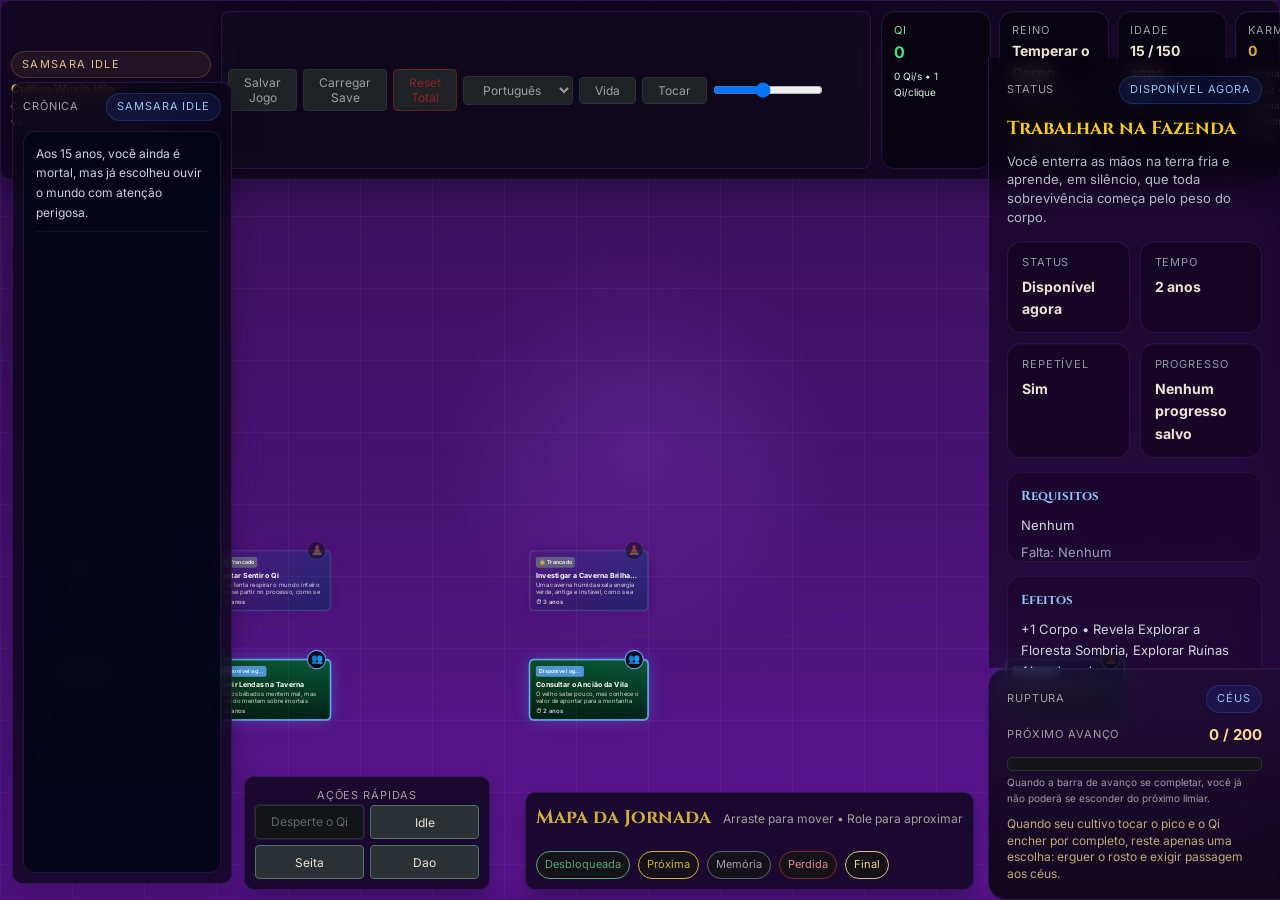
<file: index.html>
<!DOCTYPE html>
<html lang="pt-BR">
<head>
    <meta charset="UTF-8">
    <meta name="viewport" content="width=device-width, initial-scale=1.0">
    <title>Cultivo Wuxia Idle</title>
    <link href="https://fonts.googleapis.com/css2?family=Cinzel:wght@400;700&family=Inter:wght@400;700&display=swap" rel="stylesheet">
    <link rel="stylesheet" href="css/styles.css">
</head>
<body>
    <div id="fullscreen-shell" class="fullscreen-shell">
        <div id="journey-canvas-layer" class="journey-canvas-layer">
            <div id="journey-graph-container" class="journey-graph-container">
                <canvas id="journey-graph-canvas"></canvas>
            </div>
        </div>

        <div id="hud-top" class="hud-panel hud-top">
            <div class="hud-top-shell hud-card">
                <div class="hud-top-row">
                    <div class="hud-brand-block">
                        <span id="app-overline" class="hud-brand-overline">Samsara Idle</span>
                        <h1 id="app-title" class="hud-app-title">Cultivo Wuxia Idle</h1>
                        <p id="app-subtitle" class="hud-app-subtitle">Cultive, escolha rotas e sobreviva aos céus.</p>
                    </div>

                    <div class="system-bar hud-system-bar">
                        <button id="save-game-btn" onclick="manualSave()" class="sys-btn">Salvar Jogo</button>
                        <button id="load-game-btn" onclick="manualLoad()" class="sys-btn">Carregar Save</button>
                        <button id="reset-game-btn" onclick="resetGame()" class="sys-btn danger-btn">Reset Total</button>
                        <select id="language-select" class="sys-btn">
                            <option value="pt-BR">Português</option>
                            <option value="en">English</option>
                            <option value="zh-CN">中文</option>
                        </select>
                        <button id="open-life-btn" class="sys-btn" onclick="toggleHudDrawer('drawer-life')">Vida</button>
                        <button id="audio-toggle-btn" class="sys-btn">Tocar</button>
                        <input id="audio-volume" type="range" min="0" max="100" value="45">
                        <span id="save-indicator" style="opacity: 0; color: #57A773; font-size: 12px; transition: opacity 0.5s;">Jogo Salvo!</span>
                    </div>
                </div>

                <div class="hud-top-stats">
                    <div class="hud-card hud-qi-card">
                        <span id="qi-label" class="hud-label">Qi</span>
                        <span class="hud-value" id="current-qi">0</span>
                        <span class="hud-subvalue"><span id="qps-display">0</span> <span id="qps-unit">Qi/s</span> • <span id="qpc-display">1</span> <span id="qpc-unit">Qi/clique</span></span>
                    </div>

                    <div class="hud-card">
                        <span id="realm-label" class="hud-label">Reino</span>
                        <span class="hud-value" id="current-realm">Condensação de Qi</span>
                        <span class="hud-subvalue"><span id="subrealm-label">Estágio:</span> <span id="current-sub-realm">Inicial</span></span>
                        <div class="progress-bar-container hud-realm-progress">
                            <div id="realm-progress-bar-fill" class="progress-bar-fill"></div>
                        </div>
                        <span class="hud-subvalue" id="realm-progress-text">0 / 1000 Qi para o próximo estágio</span>
                    </div>

                    <div class="hud-card hud-age-card">
                        <span id="age-label" class="hud-label">Idade</span>
                        <span class="hud-value"><span id="current-age">15</span> / <span id="max-age">150</span> <span id="age-unit">anos</span></span>
                        <div class="progress-bar-container hud-age-progress">
                            <div id="age-progress-bar-fill" class="progress-bar-fill" style="background-color: #D4AF37; box-shadow: 0 0 5px #D4AF37;"></div>
                        </div>
                    </div>

                    <div class="hud-card hud-audio-card hud-karma-preview-card">
                        <span class="hud-label" id="top-karma-label">Karma</span>
                        <span class="hud-value" id="top-karma-display">0</span>
                        <span class="hud-subvalue" id="top-karma-hint">Trilha e legado desta vida</span>
                    </div>

                </div>
            </div>
        </div>

        <div class="canvas-overlay-layer">
            <div id="active-action-section" class="active-action-container" style="display: none;">
                <div class="active-action-header">
                    <div class="active-action-copy">
                        <span id="active-action-kicker" class="active-action-kicker">Em foco</span>
                        <h3 id="active-action-name" style="color: #EAE4D3; margin-bottom: 5px;">Ação Atual</h3>
                        <p id="active-action-desc" style="font-size: 12px; color: #A0A0A0; margin-bottom: 10px;">Descrição da ação em andamento...</p>
                    </div>
                    <button id="cancel-action-btn" class="buy-btn active-action-cancel" style="margin-top: 10px; background: #8a2424; border-color: #6b1b1b;">Cancelar Ação</button>
                </div>
                <div class="progress-bar-container active-action-progress-shell" style="height: 15px;">
                    <div id="action-progress-bar-fill" class="progress-bar-fill active-action-progress-fill" style="width: 0%; background-color: #57A773;"></div>
                </div>
                <p class="active-action-meta" style="font-size: 12px; margin-top: 5px; color: #EAE4D3;"><span id="time-remaining-label">Tempo restante:</span> <span id="action-time-left">0</span> <span id="action-years-unit">Anos</span></p>
            </div>
        </div>

        <div id="hud-left" class="hud-panel hud-left">
            <div class="hud-card hud-side-log-card hud-left-log-card">
                <div class="journey-graph-node-info-top">
                    <span id="log-kicker" class="hud-label">Crônica</span>
                    <span id="log-chip" class="journey-graph-node-info-chip">Samsara</span>
                </div>
                <div id="journey-log" class="log-container hud-side-log">
                    <div class="log-entry">Aos 15 anos, sua jornada rumo à imortalidade começa.</div>
                </div>
            </div>

        </div>

        <div id="hud-right" class="hud-panel hud-right">
            <div id="journey-graph-node-info" class="journey-graph-node-info hud-card hud-side-details">
                <div class="journey-graph-node-info-top">
                    <span id="node-info-kicker" class="hud-label">Detalhes</span>
                    <span id="node-info-chip" class="journey-graph-node-info-chip">Jornada</span>
                </div>
                <h3 id="node-info-title">Escolha um nó</h3>
                <p id="node-info-hint">Clique em uma ação no quadro para ver requisitos, custo de vida e status.</p>
            </div>

            <div class="hud-card hud-breakthrough-card hud-right-tribulation-card">
                <div class="journey-graph-node-info-top">
                    <span id="breakthrough-kicker" class="hud-label">Ruptura</span>
                    <span id="breakthrough-chip" class="journey-graph-node-info-chip">Céus</span>
                </div>
                <div class="screen-progress-head breakthrough-progress-head">
                    <span id="progress-phase-label" class="hud-label">Próximo Avanço</span>
                    <span class="screen-progress-values"><span id="qi-progress">0</span> / <span id="qi-cap">1000</span></span>
                </div>
                <div class="progress-bar-container screen-progress-shell breakthrough-progress-shell">
                    <div id="qi-progress-bar-fill" class="progress-bar-fill"></div>
                </div>
                <p id="tribulation-side-copy" class="hud-subvalue">Quando a barra de avanço estiver cheia, desafie os céus para atravessar o próximo limiar.</p>
                <p id="tribulation-hint" class="screen-progress-hint">Ao atingir o pico do reino e o cap de Qi, desafie os céus para romper o próximo reino.</p>
                <button id="tribulation-btn" class="tribulation-btn" style="display: none;" disabled>Iniciar Tribulação</button>
            </div>
        </div>

        <div id="hud-bottom" class="hud-panel hud-bottom">
            <div class="hud-card hud-bottom-card hud-bottom-quick">
                <div class="hud-left-header">
                    <span id="quick-actions-label" class="hud-label">Ações Rápidas</span>
                </div>
                <div class="hud-left-actions">
                    <button id="meditate-btn" class="buy-btn hud-mini-btn hud-mini-primary">Meditar</button>
                    <button id="open-idle-btn" class="buy-btn hud-mini-btn" onclick="toggleHudDrawer('drawer-idle')">Idle</button>
                    <button id="open-sect-btn" class="buy-btn hud-mini-btn" onclick="toggleHudDrawer('drawer-sect')">Seita</button>
                    <button id="open-dao-btn" class="buy-btn hud-mini-btn" onclick="toggleHudDrawer('drawer-transcendence')">Dao</button>
                </div>
                <div id="stance-selector-section" class="stance-selector hud-inline-section" style="display: none;">
                    <label id="stance-label">Postura de Cultivo</label>
                    <select id="stance-select">
                        <option value="balance">Equilíbrio (Normal)</option>
                        <option value="mountain">Montanha (+50% Clique, -20% Passivo)</option>
                        <option value="river">Rio (-20% Clique, +50% Passivo)</option>
                    </select>
                </div>
            </div>

            <div class="hud-card hud-bottom-card hud-bottom-main">
                <div class="journey-graph-header hud-bottom-header">
                    <h3 id="journey-map-title">Mapa da Jornada</h3>
                    <span id="journey-map-hint" class="journey-graph-hint">Arraste para mover • Role para aproximar</span>
                </div>
                <div class="journey-graph-legend">
                    <span id="legend-unlocked" class="legend-pill unlocked">Desbloqueada</span>
                    <span id="legend-adjacent" class="legend-pill adjacent">Próxima</span>
                    <span id="legend-memory" class="legend-pill memory">Memória</span>
                    <span id="legend-blocked" class="legend-pill blocked">Perdida</span>
                    <span id="legend-ending" class="legend-pill ending">Final</span>
                </div>
            </div>
        </div>

        <aside id="drawer-idle" class="hud-drawer hud-drawer-left">
            <div class="drawer-header">
                <h3 id="idle-drawer-title">Fluxo do Cultivo</h3>
                <button id="close-idle-btn" class="buy-btn" onclick="closeAllHudDrawers()">Fechar</button>
            </div>
            <div id="buildings-list" class="techniques-list" style="margin-bottom: 20px;"></div>
            <div id="techniques-list" style="display: none;"></div>
        </aside>

        <aside id="drawer-life" class="hud-drawer hud-drawer-left secondary-drawer-left">
            <div class="drawer-header">
                <h3 id="life-drawer-title">Vida Atual</h3>
                <button id="close-life-btn" class="buy-btn" onclick="closeAllHudDrawers()">Fechar</button>
            </div>
            <div class="hud-card hud-side-hero hud-left-fate-card">
                <div class="hud-destiny-card">
                    <h3 id="destiny-title">Destino Atual</h3>
                    <p><strong id="route-label">Rota:</strong> <span id="current-route">Caminho Indefinido</span></p>
                    <p><strong id="objective-label">Objetivo:</strong> <span id="current-objective">Descubra um caminho entre trabalho, estudo e risco.</span></p>
                    <p><strong id="ending-label">Final:</strong> <span id="current-ending">Nenhum final alcançado nesta vida.</span></p>
                </div>
            </div>
            <div class="hud-card hud-left-status-card" style="margin-top: 14px;">
                <div class="journey-graph-node-info-top">
                    <span id="status-kicker" class="hud-label">Status</span>
                    <span id="status-chip" class="journey-graph-node-info-chip">Corpo e Mente</span>
                </div>
                <div class="hud-left-status-grid">
                    <div class="hud-card hud-stat-card hud-stat-body">
                        <span id="body-stat-label" class="hud-label">Status</span>
                        <span class="hud-value"><span id="status-body">10</span></span>
                        <span class="hud-subvalue"><span id="body-label">Corpo:</span> <span id="body-hint">resistência e base física</span></span>
                    </div>
                    <div class="hud-card hud-stat-card hud-stat-mind">
                        <span id="mind-stat-label" class="hud-label">Status</span>
                        <span class="hud-value"><span id="status-mind">10</span></span>
                        <span class="hud-subvalue"><span id="mind-label">Mente:</span> <span id="mind-hint">foco, insight e técnica</span></span>
                    </div>
                </div>
            </div>
        </aside>

        <aside id="drawer-sect" class="hud-drawer hud-drawer-right">
            <div class="drawer-header">
                <h3 id="sect-drawer-title">Sua Seita</h3>
                <button id="close-sect-btn" class="buy-btn" onclick="closeAllHudDrawers()">Fechar</button>
            </div>
            <div id="sect-section" style="display: none; text-align: center; margin-bottom: 20px; border-bottom: 1px solid #2A3034; padding-bottom: 20px;">
                <label id="sect-affiliation-label" style="font-size: 14px; color: #D4AF37; font-family: 'Cinzel', serif;">Afiliação da Seita:</label><br>
                <select id="sect-select" style="background: #121415; color: #D4AF37; border: 1px solid #D4AF37; padding: 8px; border-radius: 4px; margin-top: 10px; width: 80%;">
                    <option value="none">Nenhuma (Vagante)</option>
                    <option value="sword">Lâmina Vazia (2x Clique)</option>
                    <option value="lotus">Lótus de Fogo (2x Passivo)</option>
                </select>
            </div>
        </aside>

        <aside id="drawer-transcendence" class="hud-drawer hud-drawer-right secondary-drawer">
            <div class="drawer-header">
                <h3 id="transcendence-drawer-title">Transcendência</h3>
                <button id="close-transcendence-btn" class="buy-btn" onclick="closeAllHudDrawers()">Fechar</button>
            </div>
            <div id="ascension-section" style="display: none; text-align: center;">
                <h2 id="ascension-title" style="color: #D4AF37;">Iluminação (Prestige)</h2>
                <p id="ascension-desc" style="font-size: 12px; color: #A0A0A0; margin-bottom: 15px;">
                    <span id="ascension-desc-prefix">Renuncie ao seu corpo mortal para ganhar</span> <span id="karma-gain-preview" style="color: #D4AF37; font-weight: bold;">0</span> <span id="ascension-desc-suffix">Karma.</span>
                </p>
                <button id="ascend-btn" class="main-action-btn" style="width: 100%; height: auto; padding: 15px; border-radius: 4px; font-size: 18px; background: radial-gradient(circle, #D4AF37, #8a7322); color: #121415; border: none; box-shadow: 0 0 10px rgba(212,175,55,0.4);">Buscar Dao</button>
                
                <div style="margin-top: 30px; background: rgba(0,0,0,0.3); padding: 15px; border-radius: 6px; border: 1px solid #2A3034;">
                    <h3 id="karma-card-title" style="margin-bottom: 5px;">Seu Karma: <span id="current-karma" style="color: #D4AF37;">0</span></h3>
                    <p id="karma-desc" style="font-size: 12px; color: #A0A0A0; margin-bottom: 15px;">Karma positivo reduz custos. Karma negativo aumenta poder bruto.</p>
                    <button id="open-tree-btn" class="buy-btn" style="width: 100%; padding: 15px; font-size: 16px; background: #121415; border-color: #D4AF37; color: #D4AF37;">Árvore do Dao</button>
                </div>
            </div>
        </aside>

        <div id="toast-container" class="toast-container"></div>
        <div id="journey-hover-tooltip" class="journey-hover-tooltip"></div>
        <audio id="bgm-player" loop autoplay preload="none" src="Midnight%20Temple%20Loop.mp3"></audio>
    </div>

    <!-- Modal de Morte (Samsara) -->
    <div id="death-modal" class="modal" style="display: none; background: rgba(0, 0, 0, 0.95);">
        <div class="modal-content" style="border-color: #8a2424; box-shadow: 0 0 40px rgba(138, 36, 36, 0.4);">
            <h2 id="death-modal-title" style="color: #8a2424; text-shadow: none;">O Fim do Caminho Mortal</h2>
            <p id="death-modal-quote" style="margin-bottom: 15px; font-style: italic; color: #A0A0A0;">"Sua energia vital se esvaiu. Seu corpo volta ao pó, mas sua alma entra no ciclo do Samsara..."</p>
            
            <div style="text-align: left; background: #121415; padding: 15px; border-radius: 4px; margin-bottom: 20px; border: 1px solid #2A3034;">
                <p><strong id="death-age-label">Idade Atingida:</strong> <span id="death-age">150</span> <span id="death-years-unit">Anos</span></p>
                <p><strong id="death-realm-label">Reino Máximo:</strong> <span id="death-realm">Condensação</span></p>
                <p><strong id="death-qi-label">Qi Total Acumulado:</strong> <span id="death-qi">0</span></p>
                <p><strong id="death-title-label">Título da Vida:</strong> <span id="death-ending-title">Destino Ainda Inacabado</span></p>
                <p style="color: #A0A0A0; font-size: 13px;"><span id="death-ending-text">Sua vida termina sem um final lendário completo, mas o Samsara ainda guarda espaço para outra tentativa.</span></p>
                <p style="margin-top: 10px; color: #D4AF37; text-align: center;"><strong><span id="death-karma-label">Karma Ganho:</span> <span id="death-karma">0</span></strong></p>
            </div>
            
            <button id="reincarnate-btn" class="main-action-btn" style="width: 100%; height: auto; padding: 15px; border-radius: 4px; font-size: 20px; background: radial-gradient(circle, #D4AF37, #8a7322); color: #121415; border: none;">Entrar no Samsara (Reencarnar)</button>
        </div>
    </div>

    <!-- Modal da Árvore do Dao -->
    <div id="tree-modal" class="modal" style="display: none; background: rgba(0, 0, 0, 0.95);">
        <div class="modal-content" style="max-width: 900px; width: 95%; height: 90vh; display: flex; flex-direction: column; border-color: #D4AF37;">
            <h2 id="dao-tree-title" style="color: #D4AF37;">A Árvore do Dao</h2>
            <p id="dao-tree-desc" style="color: #A0A0A0; margin-bottom: 20px;">Seu Karma: <span id="tree-karma-display" style="color: #D4AF37; font-weight: bold;">0</span></p>
            
            <div class="tree-container" style="flex: 1; overflow-y: auto; display: grid; grid-template-columns: repeat(3, 1fr); gap: 20px; padding: 20px;">
                <!-- Caminho do Céu -->
                <div class="tree-path">
                    <h3 id="path-heaven-title" style="text-align: center; color: #8cb8ff; margin-bottom: 15px;">Caminho do Céu</h3>
                    <div id="path-heaven" class="techniques-list"></div>
                </div>
                <!-- Caminho da Terra -->
                <div class="tree-path">
                    <h3 id="path-earth-title" style="text-align: center; color: #57A773; margin-bottom: 15px;">Caminho da Terra</h3>
                    <div id="path-earth" class="techniques-list"></div>
                </div>
                <!-- Caminho do Homem -->
                <div class="tree-path">
                    <h3 id="path-man-title" style="text-align: center; color: #d48237; margin-bottom: 15px;">Caminho do Homem</h3>
                    <div id="path-man" class="techniques-list"></div>
                </div>
            </div>
            
            <button id="close-tree-btn" class="buy-btn" style="margin-top: 20px; padding: 15px;" onclick="document.getElementById('tree-modal').style.display='none'">Fechar Meditação</button>
        </div>
    </div>

    <script src="js/data.js"></script>
    <script src="js/state.js"></script>
    <script src="js/i18n.js"></script>
    <script src="js/engine.js"></script>
    <script src="js/ui.js"></script>
    <script src="js/main.js"></script>
</body>
</html>
</file>
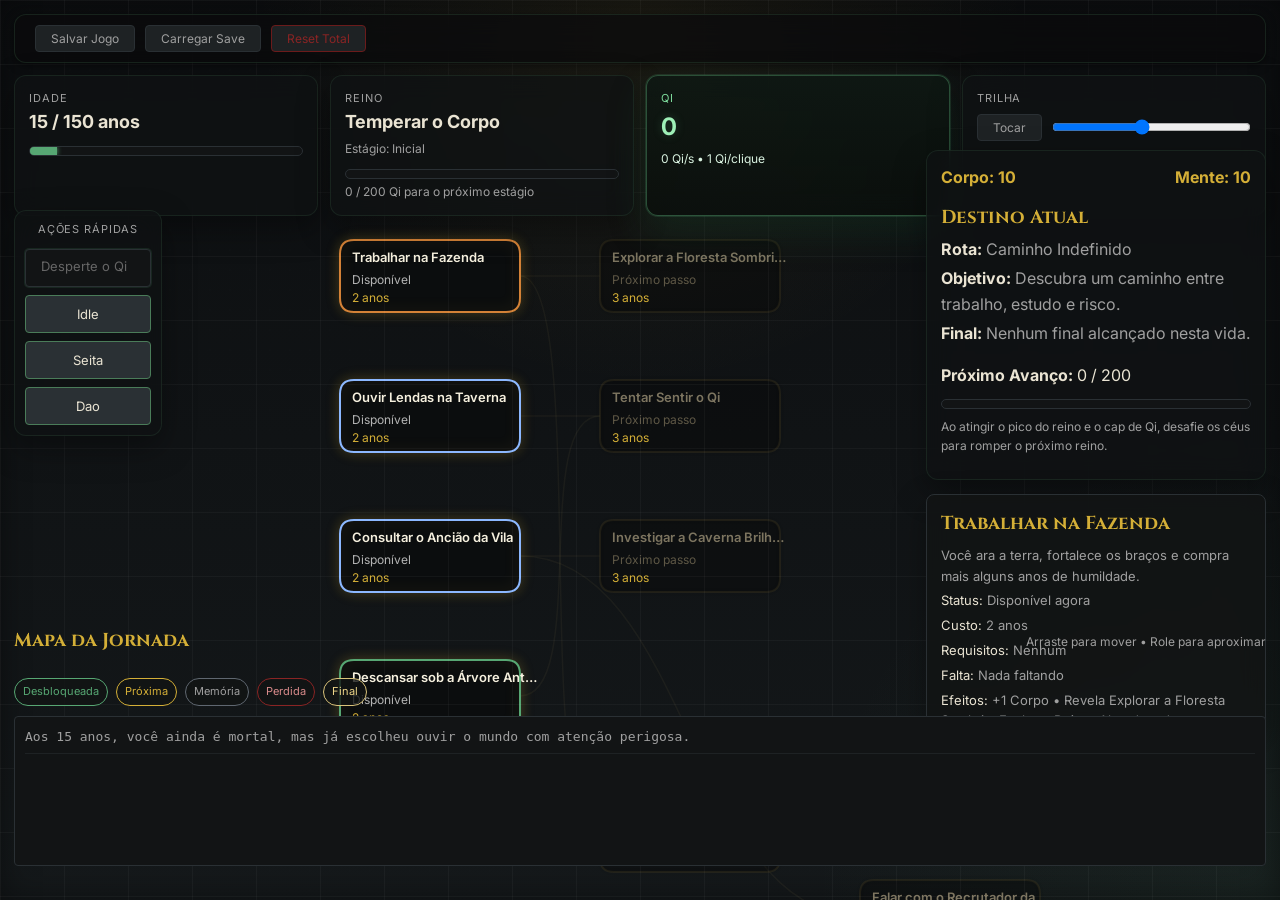
<file: ui/Conectarjogoaofigma-main/idlewuxiareincarnation/index.html>
<!DOCTYPE html>
<html lang="pt-BR">
<head>
    <meta charset="UTF-8">
    <meta name="viewport" content="width=device-width, initial-scale=1.0">
    <title>Cultivo Wuxia Idle</title>
    <link href="https://fonts.googleapis.com/css2?family=Cinzel:wght@400;700&family=Inter:wght@400;700&display=swap" rel="stylesheet">
    <link rel="stylesheet" href="css/styles.css">
</head>
<body>
    <div id="fullscreen-shell" class="fullscreen-shell">
        <div id="journey-canvas-layer" class="journey-canvas-layer">
            <div id="journey-graph-container" class="journey-graph-container">
                <canvas id="journey-graph-canvas"></canvas>
            </div>
        </div>

        <div id="hud-top" class="hud-panel hud-top">
            <div class="system-bar hud-system-bar">
                <button onclick="manualSave()" class="sys-btn">Salvar Jogo</button>
                <button onclick="manualLoad()" class="sys-btn">Carregar Save</button>
                <button onclick="resetGame()" class="sys-btn danger-btn">Reset Total</button>
                <span id="save-indicator" style="opacity: 0; color: #57A773; font-size: 12px; transition: opacity 0.5s;">Jogo Salvo!</span>
            </div>

            <div class="hud-top-stats">
                <div class="hud-card hud-age-card">
                    <span class="hud-label">Idade</span>
                    <span class="hud-value"><span id="current-age">15</span> / <span id="max-age">150</span> anos</span>
                    <div class="progress-bar-container hud-age-progress">
                        <div id="age-progress-bar-fill" class="progress-bar-fill" style="background-color: #D4AF37; box-shadow: 0 0 5px #D4AF37;"></div>
                    </div>
                </div>
                <div class="hud-card">
                    <span class="hud-label">Reino</span>
                    <span class="hud-value" id="current-realm">Condensação de Qi</span>
                    <span class="hud-subvalue">Estágio: <span id="current-sub-realm">Inicial</span></span>
                    <div class="progress-bar-container hud-realm-progress">
                        <div id="realm-progress-bar-fill" class="progress-bar-fill"></div>
                    </div>
                    <span class="hud-subvalue" id="realm-progress-text">0 / 1000 Qi para o próximo estágio</span>
                </div>
                <div class="hud-card hud-qi-card">
                    <span class="hud-label">Qi</span>
                    <span class="hud-value" id="current-qi">0</span>
                    <span class="hud-subvalue"><span id="qps-display">0</span> Qi/s • <span id="qpc-display">1</span> Qi/clique</span>
                </div>
                <div class="hud-card hud-audio-card">
                    <span class="hud-label">Trilha</span>
                    <div class="audio-controls">
                        <button id="audio-toggle-btn" class="sys-btn">Tocar</button>
                        <input id="audio-volume" type="range" min="0" max="100" value="45">
                    </div>
                </div>
            </div>
        </div>

        <div id="hud-left" class="hud-panel hud-left">
            <div class="hud-card hud-left-card">
                <div class="hud-left-header">
                    <span class="hud-label">Ações Rápidas</span>
                </div>
                <div class="hud-left-actions">
                    <button id="meditate-btn" class="buy-btn hud-mini-btn hud-mini-primary">Meditar</button>
                    <button class="buy-btn hud-mini-btn" onclick="toggleHudDrawer('drawer-idle')">Idle</button>
                    <button class="buy-btn hud-mini-btn" onclick="toggleHudDrawer('drawer-sect')">Seita</button>
                    <button class="buy-btn hud-mini-btn" onclick="toggleHudDrawer('drawer-transcendence')">Dao</button>
                </div>

                <div id="stance-selector-section" class="stance-selector hud-inline-section" style="display: none;">
                    <label>Postura de Cultivo</label>
                    <select id="stance-select">
                        <option value="balance">Equilíbrio (Normal)</option>
                        <option value="mountain">Montanha (+50% Clique, -20% Passivo)</option>
                        <option value="river">Rio (-20% Clique, +50% Passivo)</option>
                    </select>
                </div>
            </div>
        </div>

        <div id="hud-right" class="hud-panel hud-right">
            <div class="hud-card hud-journey-stats">
                <div class="hud-status-strip">
                    <span>Corpo: <span id="status-body">10</span></span>
                    <span>Mente: <span id="status-mind">10</span></span>
                </div>
                <div class="hud-destiny-card">
                    <h3>Destino Atual</h3>
                    <p><strong>Rota:</strong> <span id="current-route">Caminho Indefinido</span></p>
                    <p><strong>Objetivo:</strong> <span id="current-objective">Descubra um caminho entre trabalho, estudo e risco.</span></p>
                    <p><strong>Final:</strong> <span id="current-ending">Nenhum final alcançado nesta vida.</span></p>
                </div>
                <div class="hud-breakthrough-card">
                    <p><strong><span id="progress-phase-label">Próximo Avanço</span>:</strong> <span id="qi-progress">0</span> / <span id="qi-cap">1000</span></p>
                    <div class="progress-bar-container" style="height: 10px;">
                        <div id="qi-progress-bar-fill" class="progress-bar-fill"></div>
                    </div>
                    <p style="font-size: 12px; color: #A0A0A0; margin: 8px 0 10px;">Ao atingir o pico do reino e o cap de Qi, desafie os céus para romper o próximo reino.</p>
                    <button id="tribulation-btn" class="tribulation-btn" style="display: none;" disabled>Iniciar Tribulação</button>
                </div>
            </div>

            <div id="active-action-section" class="active-action-container" style="display: none;">
                <h3 id="active-action-name" style="color: #EAE4D3; margin-bottom: 5px;">Ação Atual</h3>
                <p id="active-action-desc" style="font-size: 12px; color: #A0A0A0; margin-bottom: 10px;">Descrição da ação em andamento...</p>
                <div class="progress-bar-container" style="height: 15px;">
                    <div id="action-progress-bar-fill" class="progress-bar-fill" style="width: 0%; background-color: #57A773;"></div>
                </div>
                <p style="font-size: 12px; margin-top: 5px; color: #EAE4D3;">Tempo restante: <span id="action-time-left">0</span> Anos</p>
                <button id="cancel-action-btn" class="buy-btn" style="margin-top: 10px; background: #8a2424; border-color: #6b1b1b;">Cancelar Ação</button>
            </div>

            <div id="journey-graph-node-info" class="journey-graph-node-info hud-card">
                <h3>Escolha um nó</h3>
                <p>Clique em uma ação no quadro para ver requisitos, custo de vida e status.</p>
            </div>
        </div>

        <div id="hud-bottom" class="hud-panel hud-bottom">
            <div class="journey-graph-header hud-bottom-header">
                <h3>Mapa da Jornada</h3>
                <span class="journey-graph-hint">Arraste para mover • Role para aproximar</span>
            </div>
            <div class="journey-graph-legend">
                <span class="legend-pill unlocked">Desbloqueada</span>
                <span class="legend-pill adjacent">Próxima</span>
                <span class="legend-pill memory">Memória</span>
                <span class="legend-pill blocked">Perdida</span>
                <span class="legend-pill ending">Final</span>
            </div>
            <div id="journey-log" class="log-container">
                <div class="log-entry">Aos 15 anos, sua jornada rumo à imortalidade começa.</div>
            </div>
        </div>

        <aside id="drawer-idle" class="hud-drawer hud-drawer-left">
            <div class="drawer-header">
                <h3>Fluxo do Cultivo</h3>
                <button class="buy-btn" onclick="closeAllHudDrawers()">Fechar</button>
            </div>
            <div id="buildings-list" class="techniques-list" style="margin-bottom: 20px;"></div>
            <div id="techniques-list" style="display: none;"></div>
        </aside>

        <aside id="drawer-sect" class="hud-drawer hud-drawer-right">
            <div class="drawer-header">
                <h3>Sua Seita</h3>
                <button class="buy-btn" onclick="closeAllHudDrawers()">Fechar</button>
            </div>
            <div id="sect-section" style="display: none; text-align: center; margin-bottom: 20px; border-bottom: 1px solid #2A3034; padding-bottom: 20px;">
                <label style="font-size: 14px; color: #D4AF37; font-family: 'Cinzel', serif;">Afiliação da Seita:</label><br>
                <select id="sect-select" style="background: #121415; color: #D4AF37; border: 1px solid #D4AF37; padding: 8px; border-radius: 4px; margin-top: 10px; width: 80%;">
                    <option value="none">Nenhuma (Vagante)</option>
                    <option value="sword">Lâmina Vazia (2x Clique)</option>
                    <option value="lotus">Lótus de Fogo (2x Passivo)</option>
                </select>
            </div>
        </aside>

        <aside id="drawer-transcendence" class="hud-drawer hud-drawer-right secondary-drawer">
            <div class="drawer-header">
                <h3>Transcendência</h3>
                <button class="buy-btn" onclick="closeAllHudDrawers()">Fechar</button>
            </div>
            <div id="ascension-section" style="display: none; text-align: center;">
                <h2 style="color: #D4AF37;">Iluminação (Prestige)</h2>
                <p style="font-size: 12px; color: #A0A0A0; margin-bottom: 15px;">
                    Renuncie ao seu corpo mortal para ganhar <span id="karma-gain-preview" style="color: #D4AF37; font-weight: bold;">0</span> Karma.
                </p>
                <button id="ascend-btn" class="main-action-btn" style="width: 100%; height: auto; padding: 15px; border-radius: 4px; font-size: 18px; background: radial-gradient(circle, #D4AF37, #8a7322); color: #121415; border: none; box-shadow: 0 0 10px rgba(212,175,55,0.4);">Buscar Dao</button>
                
                <div style="margin-top: 30px; background: rgba(0,0,0,0.3); padding: 15px; border-radius: 6px; border: 1px solid #2A3034;">
                    <h3 style="margin-bottom: 5px;">Seu Karma: <span id="current-karma" style="color: #D4AF37;">0</span></h3>
                    <p id="karma-desc" style="font-size: 12px; color: #A0A0A0; margin-bottom: 15px;">Karma positivo reduz custos. Karma negativo aumenta poder bruto.</p>
                    <button id="open-tree-btn" class="buy-btn" style="width: 100%; padding: 15px; font-size: 16px; background: #121415; border-color: #D4AF37; color: #D4AF37;">Árvore do Dao</button>
                </div>
            </div>
        </aside>

        <div id="toast-container" class="toast-container"></div>
        <div id="journey-hover-tooltip" class="journey-hover-tooltip"></div>
        <audio id="bgm-player" loop autoplay preload="none" src="Midnight%20Temple%20Loop.mp3"></audio>
    </div>

    <!-- Modal de Morte (Samsara) -->
    <div id="death-modal" class="modal" style="display: none; background: rgba(0, 0, 0, 0.95);">
        <div class="modal-content" style="border-color: #8a2424; box-shadow: 0 0 40px rgba(138, 36, 36, 0.4);">
            <h2 style="color: #8a2424; text-shadow: none;">O Fim do Caminho Mortal</h2>
            <p style="margin-bottom: 15px; font-style: italic; color: #A0A0A0;">"Sua energia vital se esvaiu. Seu corpo volta ao pó, mas sua alma entra no ciclo do Samsara..."</p>
            
            <div style="text-align: left; background: #121415; padding: 15px; border-radius: 4px; margin-bottom: 20px; border: 1px solid #2A3034;">
                <p><strong>Idade Atingida:</strong> <span id="death-age">150</span> Anos</p>
                <p><strong>Reino Máximo:</strong> <span id="death-realm">Condensação</span></p>
                <p><strong>Qi Total Acumulado:</strong> <span id="death-qi">0</span></p>
                <p><strong>Título da Vida:</strong> <span id="death-ending-title">Destino Ainda Inacabado</span></p>
                <p style="color: #A0A0A0; font-size: 13px;"><span id="death-ending-text">Sua vida termina sem um final lendário completo, mas o Samsara ainda guarda espaço para outra tentativa.</span></p>
                <p style="margin-top: 10px; color: #D4AF37; text-align: center;"><strong>Karma Ganho: <span id="death-karma">0</span></strong></p>
            </div>
            
            <button id="reincarnate-btn" class="main-action-btn" style="width: 100%; height: auto; padding: 15px; border-radius: 4px; font-size: 20px; background: radial-gradient(circle, #D4AF37, #8a7322); color: #121415; border: none;">Entrar no Samsara (Reencarnar)</button>
        </div>
    </div>

    <!-- Modal da Árvore do Dao -->
    <div id="tree-modal" class="modal" style="display: none; background: rgba(0, 0, 0, 0.95);">
        <div class="modal-content" style="max-width: 900px; width: 95%; height: 90vh; display: flex; flex-direction: column; border-color: #D4AF37;">
            <h2 style="color: #D4AF37;">A Árvore do Dao</h2>
            <p style="color: #A0A0A0; margin-bottom: 20px;">Seu Karma: <span id="tree-karma-display" style="color: #D4AF37; font-weight: bold;">0</span></p>
            
            <div class="tree-container" style="flex: 1; overflow-y: auto; display: grid; grid-template-columns: repeat(3, 1fr); gap: 20px; padding: 20px;">
                <!-- Caminho do Céu -->
                <div class="tree-path">
                    <h3 style="text-align: center; color: #8cb8ff; margin-bottom: 15px;">Caminho do Céu</h3>
                    <div id="path-heaven" class="techniques-list"></div>
                </div>
                <!-- Caminho da Terra -->
                <div class="tree-path">
                    <h3 style="text-align: center; color: #57A773; margin-bottom: 15px;">Caminho da Terra</h3>
                    <div id="path-earth" class="techniques-list"></div>
                </div>
                <!-- Caminho do Homem -->
                <div class="tree-path">
                    <h3 style="text-align: center; color: #d48237; margin-bottom: 15px;">Caminho do Homem</h3>
                    <div id="path-man" class="techniques-list"></div>
                </div>
            </div>
            
            <button class="buy-btn" style="margin-top: 20px; padding: 15px;" onclick="document.getElementById('tree-modal').style.display='none'">Fechar Meditação</button>
        </div>
    </div>

    <script src="js/data.js"></script>
    <script src="js/state.js"></script>
    <script src="js/engine.js"></script>
    <script src="js/ui.js"></script>
    <script src="js/main.js"></script>
</body>
</html>
</file>
<file: css/styles.css>
* {
    box-sizing: border-box;
    margin: 0;
    padding: 0;
}

body {
    font-family: 'Inter', 'Roboto', sans-serif;
    background-color: #121415; /* Preto profundo, quase noite escura */
    color: #EAE4D3; /* Pergaminho claro */
    line-height: 1.6;
    background-image: radial-gradient(#2A3034 1px, transparent 1px);
    background-size: 20px 20px;
    min-height: 100vh;
    overflow: hidden;
}

body.dragging-canvas,
body.dragging-canvas * {
    user-select: none !important;
    -webkit-user-select: none !important;
}

/* Barra de Sistema */
.system-bar {
    background: #0a0b0c;
    border-bottom: 1px solid #2A3034;
    padding: 10px 20px;
    display: flex;
    gap: 10px;
    align-items: center;
    box-shadow: 0 2px 10px rgba(0,0,0,0.5);
}

.sys-btn {
    background: #1E2224;
    color: #A0A0A0;
    border: 1px solid #2A3034;
    padding: 5px 15px;
    border-radius: 4px;
    cursor: pointer;
    font-size: 12px;
    font-family: 'Inter', sans-serif;
    transition: all 0.2s;
}

.sys-btn:hover {
    background: #2A3034;
    color: #EAE4D3;
}

.danger-btn {
    border-color: #6b1b1b;
    color: #8a2424;
}

.danger-btn:hover {
    background: #6b1b1b;
    color: #fff;
}

.fullscreen-shell {
    position: relative;
    width: 100vw;
    height: 100vh;
    overflow: hidden;
}

.journey-canvas-layer {
    position: absolute;
    inset: 0;
    z-index: 1;
    user-select: none;
    -webkit-user-select: none;
}

.canvas-overlay-layer {
    position: absolute;
    inset: 0;
    z-index: 24;
    pointer-events: none;
}

.hud-panel {
    position: absolute;
    z-index: 20;
    pointer-events: none;
}

.hud-panel > * {
    pointer-events: auto;
}

.hud-top {
    top: 0;
    left: 0;
    right: 0;
}

.hud-top-shell {
    display: flex;
    flex-direction: row;
    align-items: stretch;
    gap: 10px;
    padding: 6px 10px;
    background: rgba(6, 3, 12, 0.96);
    border: 0;
    border-radius: 0;
    border-bottom: 1px solid rgba(120, 77, 255, 0.24);
    box-shadow: 0 6px 24px rgba(0,0,0,0.22);
}

.hud-top-row {
    display: flex;
    align-items: stretch;
    justify-content: space-between;
    gap: 10px;
    flex: 1;
}

.hud-brand-block {
    min-width: 200px;
    max-width: 260px;
    display: flex;
    flex-direction: column;
    justify-content: center;
}

.hud-brand-overline {
    display: inline-flex;
    align-items: center;
    padding: 4px 10px;
    border-radius: 999px;
    border: 1px solid rgba(212, 175, 55, 0.22);
    background: rgba(212, 175, 55, 0.08);
    color: #d9c38a;
    font-size: 11px;
    letter-spacing: 0.12em;
    text-transform: uppercase;
    margin-bottom: 4px;
}

.hud-app-title {
    margin: 0;
    border-bottom: none;
    padding-bottom: 0;
    text-align: left;
    font-size: 12px;
    line-height: 1.1;
    background: none;
    color: #facc15;
    text-shadow: none;
}

.hud-app-subtitle {
    margin-top: 2px;
    color: #d1d5db;
    font-size: 10px;
    max-width: 240px;
}

.hud-system-bar {
    border-radius: 8px;
    border: 1px solid rgba(120, 77, 255, 0.18);
    background: rgba(255,255,255,0.02);
    backdrop-filter: blur(8px);
    padding: 4px 6px;
    flex-wrap: nowrap;
    justify-content: flex-end;
    align-items: center;
    gap: 6px;
}

.hud-top-stats {
    display: grid;
    grid-template-columns: repeat(4, minmax(110px, 1fr));
    gap: 8px;
    margin-top: 0;
    flex: 1;
}

.hud-top-stats > .hud-card {
    min-height: 64px;
    padding: 10px 12px;
    border-radius: 14px;
    background: rgba(0, 0, 0, 0.34);
    border: 1px solid rgba(139, 92, 246, 0.18);
    box-shadow: inset 0 1px 0 rgba(255,255,255,0.03);
}

.hud-left {
    top: 82px;
    left: 12px;
    width: 220px;
    bottom: 16px;
    display: flex;
    flex-direction: column;
    gap: 8px;
}

.hud-right {
    top: 58px;
    right: 0;
    width: 292px;
    bottom: 0;
    display: flex;
    flex-direction: column;
    gap: 0;
}

.hud-bottom {
    left: 244px;
    right: 306px;
    bottom: 10px;
    display: flex;
    align-items: end;
    justify-content: space-between;
    gap: 10px;
}

.hud-bottom-main {
    display: flex;
    flex-direction: column;
    gap: 6px;
    min-width: 0;
    align-self: end;
}

.hud-bottom-card {
    min-height: 72px;
    padding: 8px 10px;
}

.hud-bottom-quick {
    align-self: end;
}

.hud-card {
    background: rgba(11, 6, 22, 0.78);
    backdrop-filter: blur(10px);
    border: 1px solid rgba(137, 92, 255, 0.18);
    border-radius: 10px;
    padding: 10px;
    box-shadow: 0 10px 24px rgba(0,0,0,0.28);
}

.hud-side-hero {
    background: rgba(10, 6, 24, 0.9);
    border-color: rgba(137, 92, 255, 0.25);
    box-shadow: none;
}

.hud-stat-card {
    min-height: 98px;
}

.hud-stat-body {
    border-color: rgba(239, 68, 68, 0.18);
    background: linear-gradient(180deg, rgba(30, 17, 17, 0.84), rgba(18, 12, 12, 0.8));
}

.hud-stat-mind {
    border-color: rgba(59, 130, 246, 0.18);
    background: linear-gradient(180deg, rgba(17, 22, 30, 0.84), rgba(11, 14, 22, 0.8));
}

.hud-label {
    display: block;
    font-size: 11px;
    letter-spacing: 0.08em;
    text-transform: uppercase;
    color: #A0A0A0;
}

.hud-value {
    display: block;
    color: #EAE4D3;
    font-size: 14px;
    font-weight: 700;
}

.hud-subvalue {
    display: block;
    color: #A0A0A0;
    font-size: 10px;
    margin-top: 3px;
}

.hud-age-progress {
    margin-top: 8px;
}

.hud-realm-progress {
    margin-top: 8px;
}

.hud-qi-card {
    border-color: rgba(16, 185, 129, 0.2);
    box-shadow: none;
    background: rgba(7, 25, 18, 0.76);
}

.hud-qi-card .hud-label {
    color: #7EDC9C;
}

.hud-qi-card .hud-value {
    color: #4ade80;
    font-size: 16px;
    text-shadow: none;
}

.hud-qi-card .hud-subvalue {
    color: #D9F2E0;
}

.hud-karma-preview-card {
    border-color: rgba(234, 179, 8, 0.24);
    background: rgba(27, 18, 6, 0.78);
}

.hud-left-card {
    height: auto;
    display: flex;
    flex-direction: column;
    gap: 6px;
    justify-content: flex-start;
    padding: 10px 12px;
}

.hud-left-fate-card {
    flex: 0 0 auto;
}

.hud-left-fate-card .hud-destiny-card {
    padding: 10px 12px;
}

.hud-left-fate-card .hud-destiny-card p {
    font-size: 12px;
    margin: 3px 0;
}

.hud-left-log-card {
    flex: 1 1 auto;
    min-height: 0;
}

.hud-left-status-card {
    flex: 0 0 auto;
    background: rgba(12, 15, 18, 0.86);
}

.hud-left-status-grid {
    display: grid;
    grid-template-columns: repeat(2, minmax(0, 1fr));
    gap: 8px;
}

.hud-left-header {
    display: flex;
    justify-content: center;
}

.hud-left-actions {
    display: grid;
    grid-template-columns: repeat(2, minmax(0, 1fr));
    gap: 6px;
}

.hud-mini-btn {
    width: 100%;
    min-height: 34px;
    padding: 7px 8px;
    font-size: 12px;
    border-radius: 10px;
}

.hud-mini-primary {
    border-color: #57A773;
    color: #9EF0B7;
    box-shadow: 0 0 0 1px rgba(87, 167, 115, 0.14);
}

.hud-inline-section {
    display: flex;
    flex-direction: column;
    gap: 6px;
    border-top: 1px solid #2A3034;
    padding-top: 8px;
}

.hud-inline-section label {
    font-size: 13px;
    color: #D4AF37;
    font-family: 'Cinzel', serif;
}

.hud-inline-section select {
    background: rgba(18, 20, 21, 0.95);
    color: #EAE4D3;
    border: 1px solid #4A7C59;
    padding: 8px;
    border-radius: 6px;
    width: 100%;
}

.hud-journey-stats {
    display: flex;
    flex-direction: column;
    gap: 12px;
}

.hud-destiny-card p {
    margin: 4px 0;
    color: #A0A0A0;
}

.hud-destiny-card strong {
    color: #EAE4D3;
}

.hud-destiny-card {
    padding: 10px 12px;
    border-radius: 12px;
    background: rgba(5, 8, 12, 0.3);
    border: 1px solid rgba(255,255,255,0.05);
}

.hud-breakthrough-card {
    padding: 16px 18px;
    border-radius: 18px 0 0 18px;
    background:
        linear-gradient(180deg, rgba(18, 10, 32, 0.78), rgba(10, 6, 18, 0.9));
    border: 1px solid rgba(137, 92, 255, 0.18);
    border-right: 0;
    box-shadow: inset 0 1px 0 rgba(255,255,255,0.04);
}

.hud-right-tribulation-card {
    flex: 0 0 auto;
}

.hud-bottom-header {
    margin-bottom: 0;
}

.hud-drawer {
    position: absolute;
    top: 338px;
    bottom: 14px;
    width: min(360px, 88vw);
    padding: 18px;
    background: rgba(12, 14, 16, 0.94);
    backdrop-filter: blur(16px);
    border: 1px solid rgba(74, 124, 89, 0.22);
    box-shadow: 0 18px 40px rgba(0,0,0,0.45);
    z-index: 30;
    overflow-y: auto;
    transition: transform 0.25s ease, opacity 0.25s ease;
    opacity: 0;
    visibility: hidden;
    pointer-events: none;
}

.hud-drawer-left {
    left: 14px;
    transform: translateX(-110%);
}

.hud-drawer-right {
    right: 14px;
    transform: translateX(110%);
}

.secondary-drawer {
    right: 420px;
}

.secondary-drawer-left {
    left: 268px;
    right: auto;
}

.hud-drawer.open {
    transform: translateX(0);
    opacity: 1;
    visibility: visible;
    pointer-events: auto;
}

.drawer-header {
    display: flex;
    justify-content: space-between;
    align-items: center;
    gap: 10px;
    margin-bottom: 16px;
    padding-bottom: 12px;
    border-bottom: 1px solid #2A3034;
}

.column {
    background: rgba(30, 34, 36, 0.85); /* #1E2224 */
    backdrop-filter: blur(5px);
    border: 1px solid #2A3034;
    border-radius: 8px;
    padding: 25px;
    box-shadow: 0 8px 16px rgba(0,0,0,0.5);
    position: relative;
}

.column::before {
    content: '';
    position: absolute;
    top: 5px; left: 5px; right: 5px; bottom: 5px;
    border: 1px solid rgba(87, 167, 115, 0.1);
    pointer-events: none;
    border-radius: 4px;
}

/* Navegação de Abas */
.tabs-container {
    display: flex;
    gap: 5px;
    margin-bottom: 20px;
    border-bottom: 2px solid #2A3034;
    padding-bottom: 5px;
}

.tab-btn {
    flex: 1;
    background: transparent;
    border: none;
    color: #A0A0A0;
    font-family: 'Cinzel', serif;
    font-size: 14px;
    padding: 10px 5px;
    cursor: pointer;
    transition: all 0.3s;
    border-bottom: 2px solid transparent;
}

.tab-btn:hover {
    color: #EAE4D3;
}

.tab-btn.active {
    color: #D4AF37;
    border-bottom: 2px solid #D4AF37;
    text-shadow: 0 0 5px rgba(212, 175, 55, 0.3);
}

.tab-content {
    animation: fadeIn 0.3s ease-in-out;
}

@keyframes fadeIn {
    from { opacity: 0; transform: translateY(5px); }
    to { opacity: 1; transform: translateY(0); }
}

h2, h3 {
    font-family: 'Cinzel', 'Playfair Display', serif;
    color: #D4AF37; /* Ouro Desgastado */
}

h2 {
    text-align: center;
    border-bottom: 1px solid #2A3034;
    padding-bottom: 10px;
    margin-bottom: 20px;
    text-shadow: 0 0 5px rgba(212, 175, 55, 0.3);
}

/* Esquerda */
.qi-display {
    text-align: center;
    font-size: 24px;
    margin: 30px 0;
    font-weight: bold;
    color: #57A773; /* Jade Luminoso */
    text-shadow: 0 0 10px rgba(87, 167, 115, 0.3);
}

.qi-rates {
    font-size: 14px;
    color: #A0A0A0;
    font-weight: normal;
    margin-top: 5px;
    text-shadow: none;
}

.main-action-btn {
    display: block;
    width: 200px;
    height: 200px;
    margin: 0 auto;
    border-radius: 50%;
    background: radial-gradient(circle at 30% 30%, #4A7C59, #1E3324);
    color: #EAE4D3;
    text-shadow: 1px 1px 2px #000;
    font-size: 28px;
    font-weight: bold;
    font-family: 'Cinzel', 'Playfair Display', serif;
    border: 2px solid #57A773;
    cursor: pointer;
    box-shadow: 0 0 20px rgba(87, 167, 115, 0.4), inset 0 0 20px rgba(0,0,0,0.5);
    transition: transform 0.1s, box-shadow 0.1s, filter 0.3s;
}

.main-action-btn:hover {
    filter: brightness(1.2);
    box-shadow: 0 0 25px rgba(87, 167, 115, 0.6), inset 0 0 20px rgba(0,0,0,0.5);
}

.main-action-btn:active {
    transform: scale(0.95);
    box-shadow: 0 0 10px rgba(87, 167, 115, 0.8), inset 0 0 30px rgba(0,0,0,0.8);
}

.main-action-btn:disabled {
    cursor: not-allowed;
    filter: grayscale(0.35) brightness(0.72);
    box-shadow: inset 0 0 20px rgba(0,0,0,0.55);
}

/* Centro */
.techniques-list {
    display: flex;
    flex-direction: column;
    gap: 15px;
}

.technique-card {
    border: 1px solid #2A3034;
    padding: 15px;
    border-radius: 6px;
    background: rgba(20, 22, 24, 0.8);
    display: flex;
    justify-content: space-between;
    align-items: center;
    transition: border-color 0.2s;
}

.technique-card:hover {
    border-color: #57A773;
}

.tech-info h3 {
    font-size: 16px;
    margin-bottom: 5px;
    color: #EAE4D3;
    text-shadow: none;
}

.tech-info p {
    font-size: 12px;
    color: #A0A0A0;
}

.buy-btn {
    padding: 8px 15px;
    background: #2A3034;
    color: #EAE4D3;
    border: 1px solid #4A7C59;
    border-radius: 4px;
    cursor: pointer;
    font-family: 'Inter', sans-serif;
    transition: all 0.2s;
}

.buy-btn:hover:not(:disabled) {
    background: #4A7C59;
    box-shadow: 0 0 10px rgba(87, 167, 115, 0.4);
}

.buy-btn:disabled {
    background: #121415;
    border-color: #2A3034;
    color: #666;
    cursor: not-allowed;
}

/* Direita */
.tribulation-status {
    text-align: center;
    margin-bottom: 20px;
    font-size: 18px;
    color: #EAE4D3;
}

.tribulation-btn {
    display: block;
    width: 100%;
    padding: 15px;
    background: #6b1b1b; /* Vermelho escuro para perigo */
    color: #EAE4D3;
    border: 1px solid #8a2424;
    border-radius: 4px;
    font-size: 18px;
    font-family: 'Cinzel', serif;
    cursor: pointer;
    transition: all 0.2s;
}

.tribulation-btn:hover:not(:disabled) {
    background: #8a2424;
    box-shadow: 0 0 15px rgba(138, 36, 36, 0.5);
}

.tribulation-btn:disabled {
    background: #1e1e1e;
    border-color: #2A3034;
    color: #666;
    cursor: not-allowed;
}

/* Barras de Progresso */
.progress-bar-container {
    width: 100%;
    height: 10px;
    background-color: #121415;
    border: 1px solid #2A3034;
    border-radius: 5px;
    margin-top: 10px;
    overflow: hidden;
}

.progress-bar-fill {
    height: 100%;
    background-color: #57A773;
    width: 0%;
    transition: width 0.3s ease;
    box-shadow: 0 0 5px #57A773;
}

.tribulation-bar-fill {
    background-color: #8a2424;
    box-shadow: 0 0 5px #8a2424;
}

/* Modal de Eventos */
.modal {
    position: fixed;
    top: 0; left: 0; width: 100%; height: 100%;
    background: rgba(0, 0, 0, 0.8);
    backdrop-filter: blur(5px);
    display: flex;
    justify-content: center;
    align-items: center;
    z-index: 2000;
}

.modal-content {
    background: #1E2224;
    border: 2px solid #D4AF37;
    padding: 30px;
    border-radius: 8px;
    max-width: 500px;
    width: 90%;
    text-align: center;
    box-shadow: 0 0 30px rgba(212, 175, 55, 0.2);
}

.modal-content h2 {
    border-bottom: none;
    margin-bottom: 10px;
}

/* UI da Jornada */
.log-container {
    background: rgba(2, 6, 23, 0.78);
    border: 1px solid rgba(148, 163, 184, 0.14);
    border-radius: 12px;
    height: 150px;
    overflow-y: auto;
    padding: 12px;
    font-family: 'Inter', sans-serif;
    font-size: 12px;
    line-height: 1.65;
    color: #cbd5e1;
    margin-bottom: 20px;
}

.screen-progress-rail {
    display: none;
}

.screen-progress-card {
    pointer-events: auto;
    padding: 14px 16px;
    border-radius: 16px;
    border: 1px solid rgba(212, 175, 55, 0.22);
    background:
        linear-gradient(180deg, rgba(18, 15, 11, 0.94), rgba(13, 11, 10, 0.92)),
        radial-gradient(circle at top left, rgba(245, 158, 11, 0.14), transparent 42%);
    box-shadow: 0 18px 44px rgba(0,0,0,0.34);
    backdrop-filter: blur(16px);
}

.screen-progress-head {
    display: flex;
    align-items: center;
    justify-content: space-between;
    gap: 12px;
    margin-bottom: 10px;
}

.screen-progress-values {
    color: #F4D891;
    font-size: 15px;
    font-weight: 700;
}

.screen-progress-shell {
    height: 14px;
    margin-top: 0;
}

.screen-progress-hint {
    margin-top: 10px;
    color: #C4A978;
    font-size: 12px;
    line-height: 1.4;
}

.log-entry {
    margin-bottom: 8px;
    border-bottom: 1px solid rgba(148, 163, 184, 0.08);
    padding-bottom: 8px;
}

.active-action-container {
    position: absolute;
    left: 246px;
    right: 302px;
    top: 62px;
    bottom: auto;
    transform: none;
    width: auto;
    background:
        linear-gradient(180deg, rgba(33, 10, 52, 0.94), rgba(25, 9, 40, 0.92));
    border: 1px solid rgba(137, 92, 255, 0.26);
    padding: 8px 12px;
    border-radius: 8px;
    text-align: left;
    box-shadow: 0 10px 20px rgba(0,0,0,0.26);
    backdrop-filter: blur(12px);
    pointer-events: auto;
}

.active-action-header {
    display: flex;
    align-items: center;
    justify-content: space-between;
    gap: 12px;
    margin-bottom: 8px;
}

.active-action-copy {
    min-width: 0;
}

.active-action-kicker {
    display: inline-flex;
    align-items: center;
    gap: 6px;
    padding: 4px 10px;
    border-radius: 999px;
    border: 1px solid rgba(245, 158, 11, 0.3);
    background: rgba(0,0,0,0.2);
    color: #F6D487;
    font-size: 11px;
    letter-spacing: 0.08em;
    text-transform: uppercase;
    margin-bottom: 4px;
}

.active-action-kicker::before {
    content: '';
    width: 8px;
    height: 8px;
    border-radius: 999px;
    background: #f59e0b;
    box-shadow: 0 0 12px rgba(245, 158, 11, 0.7);
}

.active-action-cancel {
    margin-top: 0 !important;
    white-space: nowrap;
}

.active-action-progress-shell {
    margin-top: 0;
    height: 8px !important;
}

.active-action-progress-fill {
    background: linear-gradient(90deg, #9333ea, #3b82f6) !important;
    box-shadow: none !important;
}

.active-action-meta {
    color: #F3E8CF !important;
    margin: 6px 0 0 !important;
    font-size: 11px !important;
}

.journey-graph-header {
    display: flex;
    justify-content: space-between;
    align-items: center;
    gap: 12px;
    margin-bottom: 12px;
}

.journey-graph-header h3 {
    margin: 0;
}

.journey-graph-hint {
    font-size: 12px;
    color: #A0A0A0;
}

.journey-graph-container {
    position: absolute;
    inset: 0;
    overflow: hidden;
    background:
        radial-gradient(circle at center, rgba(168, 85, 247, 0.18), transparent 26%),
        linear-gradient(180deg, #31104f 0%, #5b1592 100%);
    box-shadow: inset 0 0 30px rgba(30,0,60,0.35);
}

.journey-graph-container::before {
    content: '';
    position: absolute;
    inset: 0;
    background-image:
        linear-gradient(rgba(255,255,255,0.04) 1px, transparent 1px),
        linear-gradient(90deg, rgba(255,255,255,0.04) 1px, transparent 1px);
    background-size: 72px 72px;
    pointer-events: none;
}

#journey-graph-canvas {
    width: 100%;
    height: 100%;
    display: block;
    cursor: grab;
    user-select: none;
    -webkit-user-select: none;
}

#journey-graph-canvas.grabbing {
    cursor: grabbing;
}

.journey-graph-legend {
    display: flex;
    flex-wrap: wrap;
    gap: 8px;
}

.legend-pill {
    font-size: 11px;
    padding: 4px 8px;
    border-radius: 999px;
    border: 1px solid #2A3034;
    background: rgba(18, 20, 21, 0.8);
    color: #EAE4D3;
}

.legend-pill.unlocked {
    border-color: #57A773;
    color: #57A773;
}

.legend-pill.adjacent {
    border-color: #D4AF37;
    color: #D4AF37;
}

.legend-pill.memory {
    border-color: #5f6770;
    color: #A0A0A0;
}

.legend-pill.blocked {
    border-color: #8a2424;
    color: #d98b8b;
}

.legend-pill.ending {
    border-color: #d9c27a;
    color: #f0d78a;
}

.journey-graph-node-info {
    border-left: 1px solid rgba(137, 92, 255, 0.24);
    border-top: 0;
    border-right: 0;
    border-bottom: 0;
    border-radius: 0;
    padding: 18px;
    background: rgba(6, 3, 14, 0.56);
    min-height: 0;
    box-shadow: none;
    flex: 1;
    overflow-y: auto;
}

.journey-graph-node-info-top {
    display: flex;
    align-items: center;
    justify-content: space-between;
    gap: 10px;
    margin-bottom: 10px;
}

.journey-graph-node-info-chip {
    display: inline-flex;
    align-items: center;
    padding: 4px 10px;
    border-radius: 999px;
    border: 1px solid rgba(59, 130, 246, 0.24);
    background: rgba(29, 78, 216, 0.14);
    color: #93c5fd;
    font-size: 11px;
    letter-spacing: 0.08em;
    text-transform: uppercase;
}

.journey-graph-node-info h3 {
    margin-bottom: 8px;
    color: #facc15;
}

.journey-graph-node-info p {
    font-size: 13px;
    color: #B4BAC3;
    margin-bottom: 7px;
    line-height: 1.45;
}

.journey-detail-grid {
    display: grid;
    grid-template-columns: repeat(2, minmax(0, 1fr));
    gap: 10px;
    margin: 14px 0;
}

.journey-detail-stat {
    border: 1px solid rgba(139, 92, 246, 0.16);
    background: rgba(0, 0, 0, 0.28);
    border-radius: 14px;
    padding: 12px 14px;
    box-shadow: inset 0 1px 0 rgba(255,255,255,0.03);
}

.journey-detail-stat-label {
    display: block;
    font-size: 11px;
    color: #8E98A7;
    text-transform: uppercase;
    letter-spacing: 0.08em;
    margin-bottom: 4px;
}

.journey-detail-stat-value {
    display: block;
    color: #EAE4D3;
    font-size: 14px;
    font-weight: 700;
}

.journey-detail-block {
    margin-top: 14px;
    padding: 14px 14px 0;
    border-top: 0;
    border-radius: 14px;
    background: rgba(0, 0, 0, 0.18);
    box-shadow: inset 0 0 0 1px rgba(148, 163, 184, 0.08);
}

.journey-detail-block h4 {
    margin-bottom: 8px;
    font-size: 13px;
    color: #93c5fd;
    font-family: 'Cinzel', serif;
}

.journey-detail-list {
    display: flex;
    flex-direction: column;
    gap: 6px;
}

.journey-detail-item {
    font-size: 13px;
    color: #D0D5DD;
}

.journey-detail-item.muted {
    color: #97A3B6;
}

.journey-detail-cta {
    margin-top: 16px;
    width: 100%;
    min-height: 46px;
    border-radius: 12px;
    font-weight: 700;
    font-size: 14px;
    background: linear-gradient(90deg, rgba(124, 58, 237, 0.94), rgba(37, 99, 235, 0.94));
    border-color: rgba(167, 139, 250, 0.35);
    color: #f8fafc;
    box-shadow: 0 10px 28px rgba(37, 99, 235, 0.18);
}

.hud-side-log-card {
    min-height: 0;
    display: flex;
    flex-direction: column;
}

.hud-side-log {
    height: 100%;
    min-height: 0;
    margin-bottom: 0;
}

.journey-node-info-emphasis {
    color: #EAE4D3;
}

.toast-container {
    position: absolute;
    top: 150px;
    left: 50%;
    transform: translateX(-50%);
    z-index: 60;
    display: flex;
    flex-direction: column;
    gap: 10px;
    pointer-events: none;
    width: min(520px, calc(100vw - 32px));
}

.journey-hover-tooltip {
    position: fixed;
    z-index: 80;
    min-width: 220px;
    max-width: 320px;
    padding: 12px 14px;
    border-radius: 10px;
    background: rgba(10, 12, 13, 0.96);
    border: 1px solid rgba(212, 175, 55, 0.34);
    box-shadow: 0 18px 40px rgba(0,0,0,0.45);
    backdrop-filter: blur(12px);
    color: #EAE4D3;
    pointer-events: none;
    opacity: 0;
    transform: translateY(6px);
    transition: opacity 0.15s ease, transform 0.15s ease;
}

.journey-hover-tooltip.visible {
    opacity: 1;
    transform: translateY(0);
}

.journey-hover-tooltip h4 {
    margin-bottom: 6px;
    color: #D4AF37;
    font-family: 'Cinzel', serif;
    font-size: 15px;
}

.journey-hover-tooltip p {
    font-size: 12px;
    color: #C8C8C8;
    margin-bottom: 4px;
}

.game-toast {
    background: rgba(14, 16, 18, 0.88);
    border: 1px solid rgba(212, 175, 55, 0.35);
    border-radius: 10px;
    padding: 12px 14px;
    color: #EAE4D3;
    backdrop-filter: blur(10px);
    box-shadow: 0 14px 30px rgba(0,0,0,0.3);
    opacity: 0;
    transform: translateY(-10px);
    transition: opacity 0.25s ease, transform 0.25s ease;
}

.game-toast.visible {
    opacity: 1;
    transform: translateY(0);
}

.toast-success {
    border-color: rgba(87, 167, 115, 0.55);
}

.toast-warning {
    border-color: rgba(212, 175, 55, 0.55);
}

.toast-danger {
    border-color: rgba(138, 36, 36, 0.65);
}

.audio-controls {
    display: flex;
    align-items: center;
    gap: 10px;
    margin-top: 6px;
}

.audio-controls input[type="range"] {
    width: 100%;
}

.hud-system-bar input[type="range"] {
    width: 110px;
}

/* Responsivo */
@media (max-width: 768px) {
    body {
        overflow: auto;
    }

    .hud-top {
        left: 8px;
        right: 8px;
        top: 8px;
    }

    .hud-top-row {
        flex-direction: column;
    }

    .hud-top-stats {
        grid-template-columns: repeat(2, minmax(0, 1fr));
    }

    .hud-left,
    .hud-right {
        left: 8px;
        right: 8px;
        width: auto;
        bottom: auto;
    }

    .hud-left {
        top: 186px;
        bottom: 236px;
        width: auto;
    }

    .hud-right {
        top: auto;
        bottom: 182px;
    }

    .active-action-container {
        left: 8px;
        right: 8px;
        top: 126px;
        width: auto;
    }

    .active-action-header {
        flex-direction: column;
        align-items: flex-start;
    }

    .hud-left-card {
        gap: 10px;
    }

    .hud-inline-section,
    .hud-left-actions {
        flex: 1;
    }

    .hud-left-status-grid {
        grid-template-columns: 1fr;
    }

    .hud-bottom {
        left: 8px;
        right: 8px;
        bottom: 8px;
        grid-template-columns: 1fr;
        gap: 8px;
    }

    .journey-detail-grid {
        grid-template-columns: 1fr;
    }

    .log-container {
        height: 110px;
    }

    .hud-drawer {
        left: 8px;
        right: 8px;
        width: auto;
        top: 176px;
        bottom: 8px;
        transform: translateY(120%);
    }

    .secondary-drawer {
        right: 8px;
    }

    .secondary-drawer-left {
        left: 8px;
        right: 8px;
    }

    .hud-drawer-left,
    .hud-drawer-right {
        transform: translateY(120%);
    }

    .hud-drawer.open {
        transform: translateY(0);
    }

    .toast-container {
        top: 198px;
        width: calc(100vw - 16px);
    }
}
</file>
<file: ui/Conectarjogoaofigma-main/idlewuxiareincarnation/css/styles.css>
* {
    box-sizing: border-box;
    margin: 0;
    padding: 0;
}

body {
    font-family: 'Inter', 'Roboto', sans-serif;
    background-color: #121415; /* Preto profundo, quase noite escura */
    color: #EAE4D3; /* Pergaminho claro */
    line-height: 1.6;
    background-image: radial-gradient(#2A3034 1px, transparent 1px);
    background-size: 20px 20px;
    min-height: 100vh;
    overflow: hidden;
}

body.dragging-canvas,
body.dragging-canvas * {
    user-select: none !important;
    -webkit-user-select: none !important;
}

/* Barra de Sistema */
.system-bar {
    background: #0a0b0c;
    border-bottom: 1px solid #2A3034;
    padding: 10px 20px;
    display: flex;
    gap: 10px;
    align-items: center;
    box-shadow: 0 2px 10px rgba(0,0,0,0.5);
}

.sys-btn {
    background: #1E2224;
    color: #A0A0A0;
    border: 1px solid #2A3034;
    padding: 5px 15px;
    border-radius: 4px;
    cursor: pointer;
    font-size: 12px;
    font-family: 'Inter', sans-serif;
    transition: all 0.2s;
}

.sys-btn:hover {
    background: #2A3034;
    color: #EAE4D3;
}

.danger-btn {
    border-color: #6b1b1b;
    color: #8a2424;
}

.danger-btn:hover {
    background: #6b1b1b;
    color: #fff;
}

.fullscreen-shell {
    position: relative;
    width: 100vw;
    height: 100vh;
    overflow: hidden;
}

.journey-canvas-layer {
    position: absolute;
    inset: 0;
    z-index: 1;
    user-select: none;
    -webkit-user-select: none;
}

.hud-panel {
    position: absolute;
    z-index: 20;
    pointer-events: none;
}

.hud-panel > * {
    pointer-events: auto;
}

.hud-top {
    top: 14px;
    left: 14px;
    right: 14px;
}

.hud-system-bar {
    border-radius: 12px;
    border: 1px solid rgba(74, 124, 89, 0.22);
    background: rgba(10, 11, 12, 0.72);
    backdrop-filter: blur(12px);
}

.hud-top-stats {
    display: grid;
    grid-template-columns: repeat(4, minmax(0, 1fr));
    gap: 12px;
    margin-top: 12px;
}

.hud-left {
    top: 210px;
    left: 14px;
    width: 148px;
    bottom: 170px;
}

.hud-right {
    top: 150px;
    right: 14px;
    width: 340px;
    bottom: 170px;
    display: flex;
    flex-direction: column;
    gap: 14px;
}

.hud-bottom {
    left: 14px;
    right: 14px;
    bottom: 14px;
    display: flex;
    flex-direction: column;
    gap: 10px;
}

.hud-card {
    background: rgba(15, 18, 20, 0.74);
    backdrop-filter: blur(12px);
    border: 1px solid rgba(74, 124, 89, 0.18);
    border-radius: 12px;
    padding: 14px;
    box-shadow: 0 12px 32px rgba(0,0,0,0.34);
}

.hud-label {
    display: block;
    font-size: 11px;
    letter-spacing: 0.08em;
    text-transform: uppercase;
    color: #A0A0A0;
}

.hud-value {
    display: block;
    color: #EAE4D3;
    font-size: 18px;
    font-weight: 700;
}

.hud-subvalue {
    display: block;
    color: #A0A0A0;
    font-size: 12px;
    margin-top: 3px;
}

.hud-age-progress {
    margin-top: 8px;
}

.hud-realm-progress {
    margin-top: 8px;
}

.hud-qi-card {
    border-color: rgba(87, 167, 115, 0.42);
    box-shadow: 0 0 0 1px rgba(87, 167, 115, 0.18), 0 16px 38px rgba(19, 65, 39, 0.32);
    background: linear-gradient(180deg, rgba(14, 24, 19, 0.88), rgba(10, 15, 12, 0.84));
}

.hud-qi-card .hud-label {
    color: #7EDC9C;
}

.hud-qi-card .hud-value {
    color: #9EF0B7;
    font-size: 24px;
    text-shadow: 0 0 10px rgba(87, 167, 115, 0.28);
}

.hud-qi-card .hud-subvalue {
    color: #D9F2E0;
}

.hud-left-card {
    height: auto;
    display: flex;
    flex-direction: column;
    gap: 10px;
    justify-content: flex-start;
    padding: 10px;
}

.hud-left-header {
    display: flex;
    justify-content: center;
}

.hud-left-actions {
    display: grid;
    grid-template-columns: 1fr;
    gap: 8px;
}

.hud-mini-btn {
    width: 100%;
    min-height: 38px;
    padding: 8px 10px;
    font-size: 13px;
    border-radius: 10px;
}

.hud-mini-primary {
    border-color: #57A773;
    color: #9EF0B7;
    box-shadow: 0 0 0 1px rgba(87, 167, 115, 0.14);
}

.hud-inline-section {
    display: flex;
    flex-direction: column;
    gap: 6px;
    border-top: 1px solid #2A3034;
    padding-top: 10px;
}

.hud-inline-section label {
    font-size: 13px;
    color: #D4AF37;
    font-family: 'Cinzel', serif;
}

.hud-inline-section select {
    background: rgba(18, 20, 21, 0.95);
    color: #EAE4D3;
    border: 1px solid #4A7C59;
    padding: 8px;
    border-radius: 6px;
    width: 100%;
}

.hud-journey-stats {
    display: flex;
    flex-direction: column;
    gap: 12px;
}

.hud-status-strip {
    display: flex;
    justify-content: space-between;
    gap: 12px;
    color: #D4AF37;
    font-weight: bold;
}

.hud-destiny-card p {
    margin: 4px 0;
    color: #A0A0A0;
}

.hud-destiny-card strong {
    color: #EAE4D3;
}

.hud-bottom-header {
    margin-bottom: 0;
}

.hud-drawer {
    position: absolute;
    top: 150px;
    bottom: 14px;
    width: min(360px, 88vw);
    padding: 18px;
    background: rgba(12, 14, 16, 0.94);
    backdrop-filter: blur(16px);
    border: 1px solid rgba(74, 124, 89, 0.22);
    box-shadow: 0 18px 40px rgba(0,0,0,0.45);
    z-index: 30;
    overflow-y: auto;
    transition: transform 0.25s ease, opacity 0.25s ease;
    opacity: 0;
    visibility: hidden;
    pointer-events: none;
}

.hud-drawer-left {
    left: 14px;
    transform: translateX(-110%);
}

.hud-drawer-right {
    right: 14px;
    transform: translateX(110%);
}

.secondary-drawer {
    right: 390px;
}

.hud-drawer.open {
    transform: translateX(0);
    opacity: 1;
    visibility: visible;
    pointer-events: auto;
}

.drawer-header {
    display: flex;
    justify-content: space-between;
    align-items: center;
    gap: 10px;
    margin-bottom: 16px;
    padding-bottom: 12px;
    border-bottom: 1px solid #2A3034;
}

.column {
    background: rgba(30, 34, 36, 0.85); /* #1E2224 */
    backdrop-filter: blur(5px);
    border: 1px solid #2A3034;
    border-radius: 8px;
    padding: 25px;
    box-shadow: 0 8px 16px rgba(0,0,0,0.5);
    position: relative;
}

.column::before {
    content: '';
    position: absolute;
    top: 5px; left: 5px; right: 5px; bottom: 5px;
    border: 1px solid rgba(87, 167, 115, 0.1);
    pointer-events: none;
    border-radius: 4px;
}

/* Navegação de Abas */
.tabs-container {
    display: flex;
    gap: 5px;
    margin-bottom: 20px;
    border-bottom: 2px solid #2A3034;
    padding-bottom: 5px;
}

.tab-btn {
    flex: 1;
    background: transparent;
    border: none;
    color: #A0A0A0;
    font-family: 'Cinzel', serif;
    font-size: 14px;
    padding: 10px 5px;
    cursor: pointer;
    transition: all 0.3s;
    border-bottom: 2px solid transparent;
}

.tab-btn:hover {
    color: #EAE4D3;
}

.tab-btn.active {
    color: #D4AF37;
    border-bottom: 2px solid #D4AF37;
    text-shadow: 0 0 5px rgba(212, 175, 55, 0.3);
}

.tab-content {
    animation: fadeIn 0.3s ease-in-out;
}

@keyframes fadeIn {
    from { opacity: 0; transform: translateY(5px); }
    to { opacity: 1; transform: translateY(0); }
}

h2, h3 {
    font-family: 'Cinzel', 'Playfair Display', serif;
    color: #D4AF37; /* Ouro Desgastado */
}

h2 {
    text-align: center;
    border-bottom: 1px solid #2A3034;
    padding-bottom: 10px;
    margin-bottom: 20px;
    text-shadow: 0 0 5px rgba(212, 175, 55, 0.3);
}

/* Esquerda */
.qi-display {
    text-align: center;
    font-size: 24px;
    margin: 30px 0;
    font-weight: bold;
    color: #57A773; /* Jade Luminoso */
    text-shadow: 0 0 10px rgba(87, 167, 115, 0.3);
}

.qi-rates {
    font-size: 14px;
    color: #A0A0A0;
    font-weight: normal;
    margin-top: 5px;
    text-shadow: none;
}

.main-action-btn {
    display: block;
    width: 200px;
    height: 200px;
    margin: 0 auto;
    border-radius: 50%;
    background: radial-gradient(circle at 30% 30%, #4A7C59, #1E3324);
    color: #EAE4D3;
    text-shadow: 1px 1px 2px #000;
    font-size: 28px;
    font-weight: bold;
    font-family: 'Cinzel', 'Playfair Display', serif;
    border: 2px solid #57A773;
    cursor: pointer;
    box-shadow: 0 0 20px rgba(87, 167, 115, 0.4), inset 0 0 20px rgba(0,0,0,0.5);
    transition: transform 0.1s, box-shadow 0.1s, filter 0.3s;
}

.main-action-btn:hover {
    filter: brightness(1.2);
    box-shadow: 0 0 25px rgba(87, 167, 115, 0.6), inset 0 0 20px rgba(0,0,0,0.5);
}

.main-action-btn:active {
    transform: scale(0.95);
    box-shadow: 0 0 10px rgba(87, 167, 115, 0.8), inset 0 0 30px rgba(0,0,0,0.8);
}

.main-action-btn:disabled {
    cursor: not-allowed;
    filter: grayscale(0.35) brightness(0.72);
    box-shadow: inset 0 0 20px rgba(0,0,0,0.55);
}

/* Centro */
.techniques-list {
    display: flex;
    flex-direction: column;
    gap: 15px;
}

.technique-card {
    border: 1px solid #2A3034;
    padding: 15px;
    border-radius: 6px;
    background: rgba(20, 22, 24, 0.8);
    display: flex;
    justify-content: space-between;
    align-items: center;
    transition: border-color 0.2s;
}

.technique-card:hover {
    border-color: #57A773;
}

.tech-info h3 {
    font-size: 16px;
    margin-bottom: 5px;
    color: #EAE4D3;
    text-shadow: none;
}

.tech-info p {
    font-size: 12px;
    color: #A0A0A0;
}

.buy-btn {
    padding: 8px 15px;
    background: #2A3034;
    color: #EAE4D3;
    border: 1px solid #4A7C59;
    border-radius: 4px;
    cursor: pointer;
    font-family: 'Inter', sans-serif;
    transition: all 0.2s;
}

.buy-btn:hover:not(:disabled) {
    background: #4A7C59;
    box-shadow: 0 0 10px rgba(87, 167, 115, 0.4);
}

.buy-btn:disabled {
    background: #121415;
    border-color: #2A3034;
    color: #666;
    cursor: not-allowed;
}

/* Direita */
.tribulation-status {
    text-align: center;
    margin-bottom: 20px;
    font-size: 18px;
    color: #EAE4D3;
}

.tribulation-btn {
    display: block;
    width: 100%;
    padding: 15px;
    background: #6b1b1b; /* Vermelho escuro para perigo */
    color: #EAE4D3;
    border: 1px solid #8a2424;
    border-radius: 4px;
    font-size: 18px;
    font-family: 'Cinzel', serif;
    cursor: pointer;
    transition: all 0.2s;
}

.tribulation-btn:hover:not(:disabled) {
    background: #8a2424;
    box-shadow: 0 0 15px rgba(138, 36, 36, 0.5);
}

.tribulation-btn:disabled {
    background: #1e1e1e;
    border-color: #2A3034;
    color: #666;
    cursor: not-allowed;
}

/* Barras de Progresso */
.progress-bar-container {
    width: 100%;
    height: 10px;
    background-color: #121415;
    border: 1px solid #2A3034;
    border-radius: 5px;
    margin-top: 10px;
    overflow: hidden;
}

.progress-bar-fill {
    height: 100%;
    background-color: #57A773;
    width: 0%;
    transition: width 0.3s ease;
    box-shadow: 0 0 5px #57A773;
}

.tribulation-bar-fill {
    background-color: #8a2424;
    box-shadow: 0 0 5px #8a2424;
}

/* Modal de Eventos */
.modal {
    position: fixed;
    top: 0; left: 0; width: 100%; height: 100%;
    background: rgba(0, 0, 0, 0.8);
    backdrop-filter: blur(5px);
    display: flex;
    justify-content: center;
    align-items: center;
    z-index: 2000;
}

.modal-content {
    background: #1E2224;
    border: 2px solid #D4AF37;
    padding: 30px;
    border-radius: 8px;
    max-width: 500px;
    width: 90%;
    text-align: center;
    box-shadow: 0 0 30px rgba(212, 175, 55, 0.2);
}

.modal-content h2 {
    border-bottom: none;
    margin-bottom: 10px;
}

/* UI da Jornada */
.log-container {
    background: #121415;
    border: 1px solid #2A3034;
    border-radius: 4px;
    height: 150px;
    overflow-y: auto;
    padding: 10px;
    font-family: monospace;
    font-size: 13px;
    color: #A0A0A0;
    margin-bottom: 20px;
}

.log-entry {
    margin-bottom: 5px;
    border-bottom: 1px solid #1e2224;
    padding-bottom: 5px;
}

.active-action-container {
    background: rgba(87, 167, 115, 0.1);
    border: 1px solid #57A773;
    padding: 15px;
    border-radius: 6px;
    text-align: center;
    box-shadow: 0 4px 15px rgba(0,0,0,0.5);
    backdrop-filter: blur(5px);
}

.journey-graph-header {
    display: flex;
    justify-content: space-between;
    align-items: center;
    gap: 12px;
    margin-bottom: 12px;
}

.journey-graph-header h3 {
    margin: 0;
}

.journey-graph-hint {
    font-size: 12px;
    color: #A0A0A0;
}

.journey-graph-container {
    position: absolute;
    inset: 0;
    overflow: hidden;
    background:
        radial-gradient(circle at top, rgba(212, 175, 55, 0.08), transparent 35%),
        radial-gradient(circle at bottom right, rgba(87, 167, 115, 0.08), transparent 30%),
        linear-gradient(180deg, rgba(12, 14, 16, 0.95), rgba(20, 24, 26, 0.98));
    box-shadow: inset 0 0 30px rgba(0,0,0,0.45);
}

.journey-graph-container::before {
    content: '';
    position: absolute;
    inset: 0;
    background-image:
        linear-gradient(rgba(255,255,255,0.035) 1px, transparent 1px),
        linear-gradient(90deg, rgba(255,255,255,0.035) 1px, transparent 1px);
    background-size: 64px 64px;
    pointer-events: none;
}

#journey-graph-canvas {
    width: 100%;
    height: 100%;
    display: block;
    cursor: grab;
    user-select: none;
    -webkit-user-select: none;
}

#journey-graph-canvas.grabbing {
    cursor: grabbing;
}

.journey-graph-legend {
    display: flex;
    flex-wrap: wrap;
    gap: 8px;
}

.legend-pill {
    font-size: 11px;
    padding: 4px 8px;
    border-radius: 999px;
    border: 1px solid #2A3034;
    background: rgba(18, 20, 21, 0.8);
    color: #EAE4D3;
}

.legend-pill.unlocked {
    border-color: #57A773;
    color: #57A773;
}

.legend-pill.adjacent {
    border-color: #D4AF37;
    color: #D4AF37;
}

.legend-pill.memory {
    border-color: #5f6770;
    color: #A0A0A0;
}

.legend-pill.blocked {
    border-color: #8a2424;
    color: #d98b8b;
}

.legend-pill.ending {
    border-color: #d9c27a;
    color: #f0d78a;
}

.journey-graph-node-info {
    border: 1px solid #2A3034;
    border-radius: 8px;
    padding: 14px;
    background: rgba(18, 20, 21, 0.85);
    min-height: 150px;
}

.journey-graph-node-info h3 {
    margin-bottom: 6px;
}

.journey-graph-node-info p {
    font-size: 13px;
    color: #A0A0A0;
    margin-bottom: 4px;
}

.journey-node-info-emphasis {
    color: #EAE4D3;
}

.toast-container {
    position: absolute;
    top: 150px;
    left: 50%;
    transform: translateX(-50%);
    z-index: 60;
    display: flex;
    flex-direction: column;
    gap: 10px;
    pointer-events: none;
    width: min(520px, calc(100vw - 32px));
}

.journey-hover-tooltip {
    position: fixed;
    z-index: 80;
    min-width: 220px;
    max-width: 320px;
    padding: 12px 14px;
    border-radius: 10px;
    background: rgba(10, 12, 13, 0.96);
    border: 1px solid rgba(212, 175, 55, 0.34);
    box-shadow: 0 18px 40px rgba(0,0,0,0.45);
    backdrop-filter: blur(12px);
    color: #EAE4D3;
    pointer-events: none;
    opacity: 0;
    transform: translateY(6px);
    transition: opacity 0.15s ease, transform 0.15s ease;
}

.journey-hover-tooltip.visible {
    opacity: 1;
    transform: translateY(0);
}

.journey-hover-tooltip h4 {
    margin-bottom: 6px;
    color: #D4AF37;
    font-family: 'Cinzel', serif;
    font-size: 15px;
}

.journey-hover-tooltip p {
    font-size: 12px;
    color: #C8C8C8;
    margin-bottom: 4px;
}

.game-toast {
    background: rgba(14, 16, 18, 0.88);
    border: 1px solid rgba(212, 175, 55, 0.35);
    border-radius: 10px;
    padding: 12px 14px;
    color: #EAE4D3;
    backdrop-filter: blur(10px);
    box-shadow: 0 14px 30px rgba(0,0,0,0.3);
    opacity: 0;
    transform: translateY(-10px);
    transition: opacity 0.25s ease, transform 0.25s ease;
}

.game-toast.visible {
    opacity: 1;
    transform: translateY(0);
}

.toast-success {
    border-color: rgba(87, 167, 115, 0.55);
}

.toast-warning {
    border-color: rgba(212, 175, 55, 0.55);
}

.toast-danger {
    border-color: rgba(138, 36, 36, 0.65);
}

.audio-controls {
    display: flex;
    align-items: center;
    gap: 10px;
    margin-top: 6px;
}

.audio-controls input[type="range"] {
    width: 100%;
}

/* Responsivo */
@media (max-width: 768px) {
    body {
        overflow: auto;
    }

    .hud-top {
        left: 8px;
        right: 8px;
        top: 8px;
    }

    .hud-top-stats {
        grid-template-columns: 1fr;
    }

    .hud-left,
    .hud-right {
        left: 8px;
        right: 8px;
        width: auto;
        bottom: auto;
    }

    .hud-left {
        top: 240px;
        width: auto;
    }

    .hud-right {
        top: auto;
        bottom: 150px;
    }

    .hud-left-card {
        gap: 10px;
    }

    .hud-inline-section,
    .hud-left-actions {
        flex: 1;
    }

    .hud-bottom {
        left: 8px;
        right: 8px;
        bottom: 8px;
    }

    .log-container {
        height: 110px;
    }

    .hud-drawer {
        left: 8px;
        right: 8px;
        width: auto;
        top: 210px;
        bottom: 8px;
        transform: translateY(120%);
    }

    .secondary-drawer {
        right: 8px;
    }

    .hud-drawer-left,
    .hud-drawer-right {
        transform: translateY(120%);
    }

    .hud-drawer.open {
        transform: translateY(0);
    }

    .toast-container {
        top: 198px;
        width: calc(100vw - 16px);
    }
}
</file>
